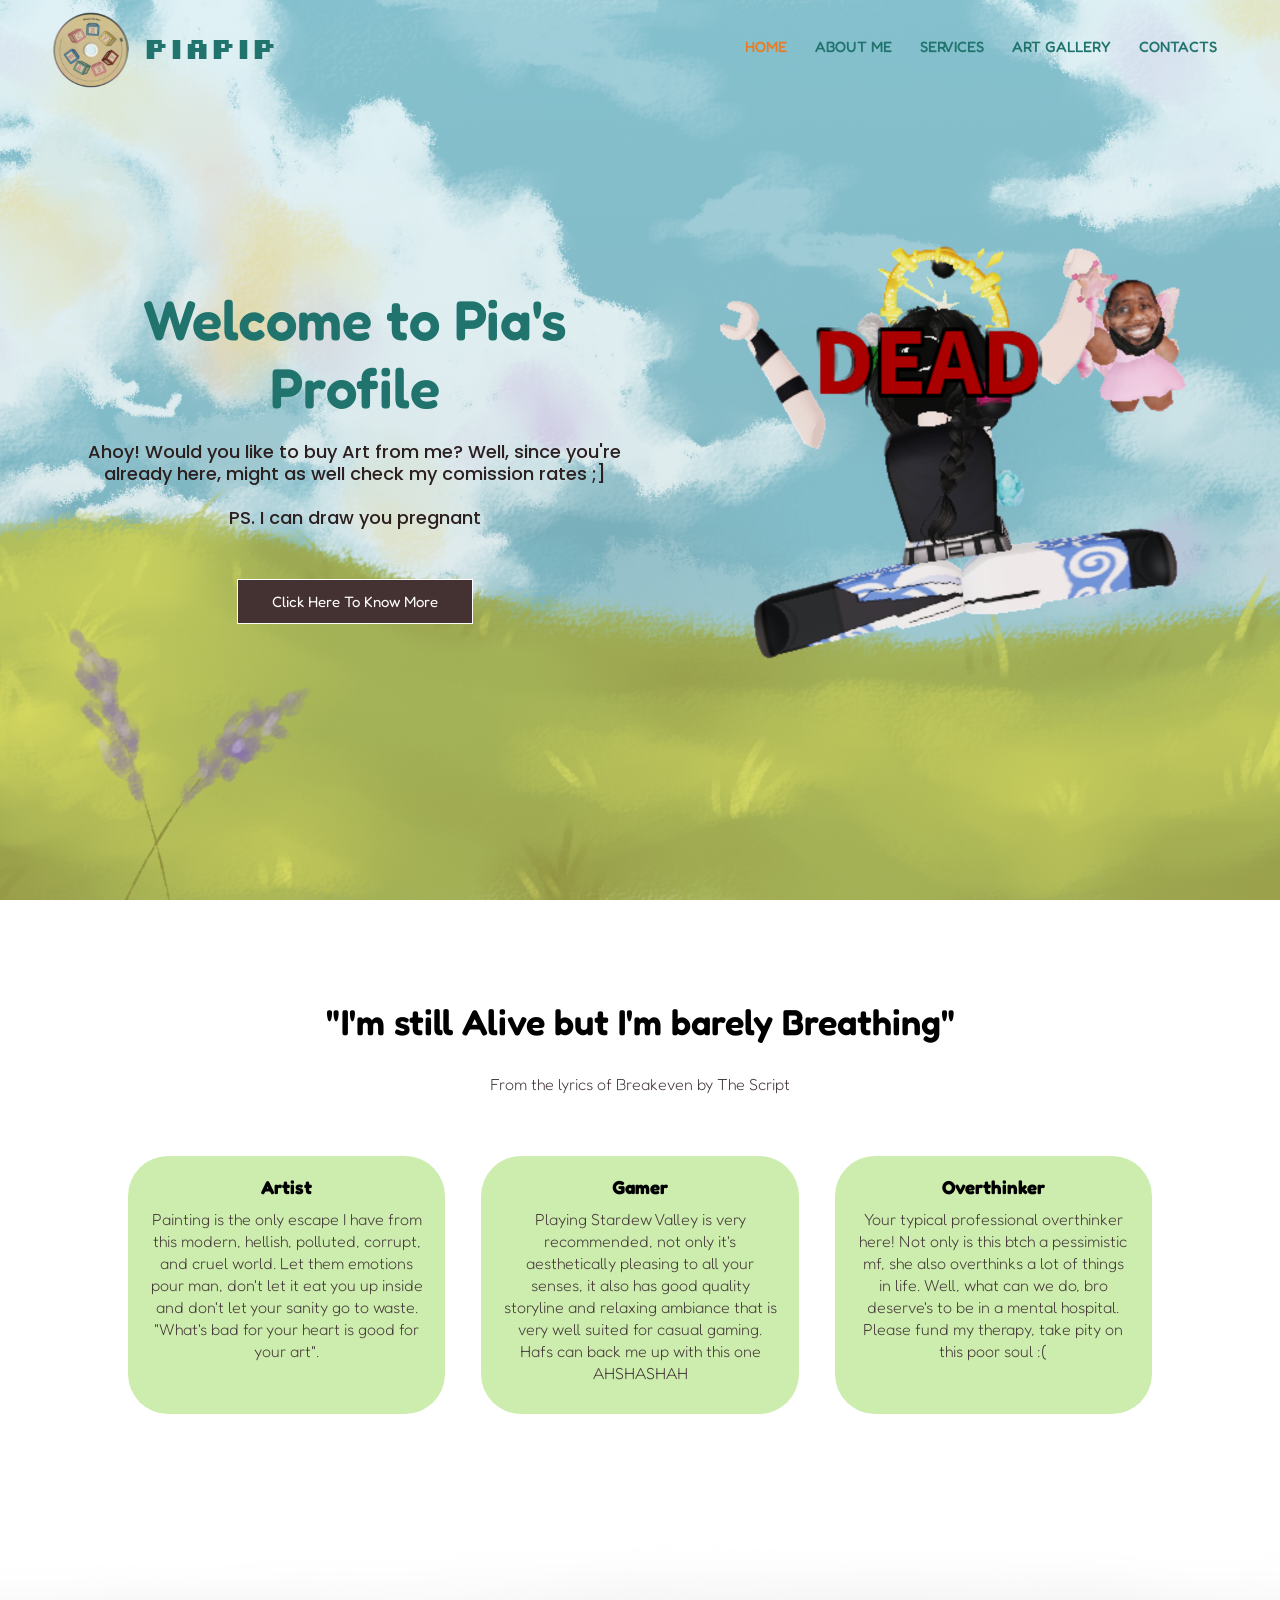
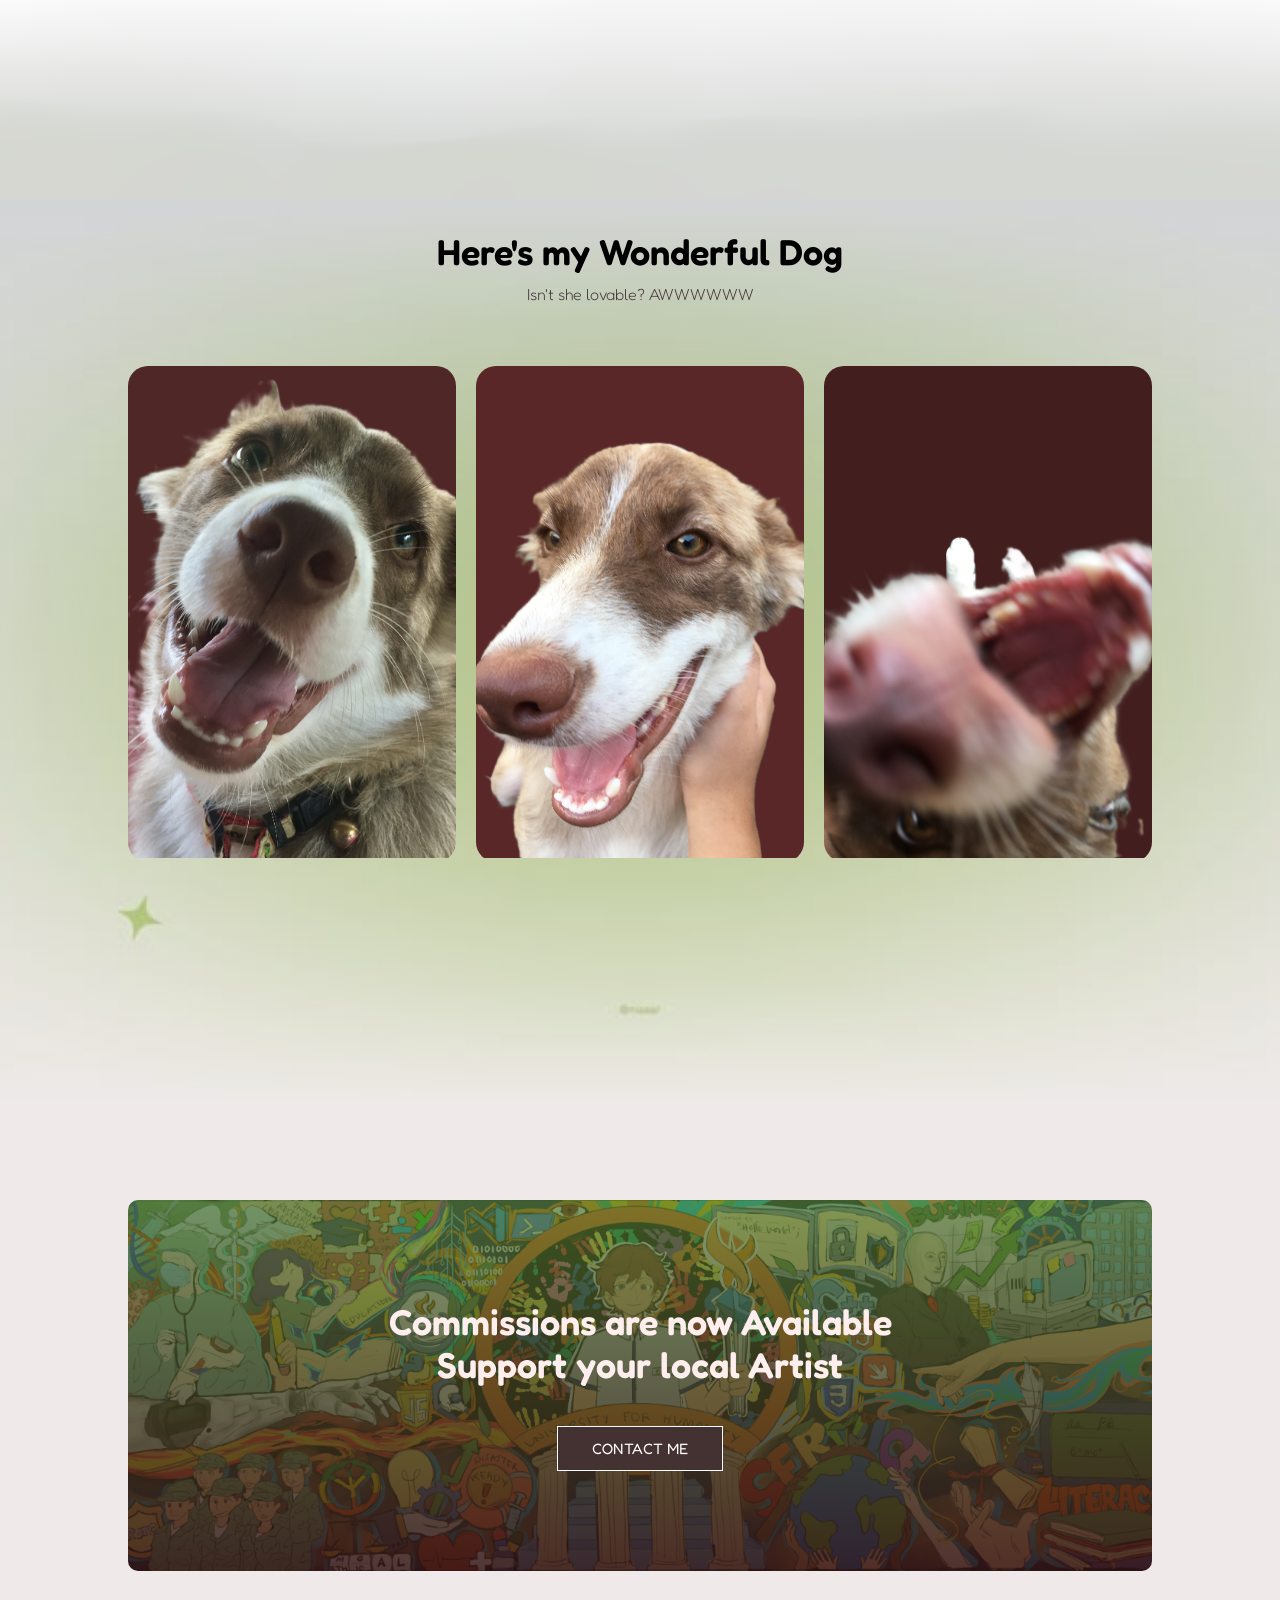
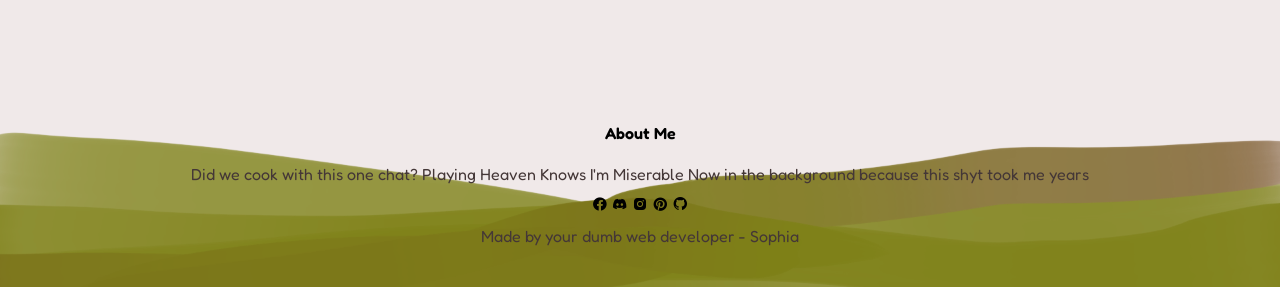
<file: index.html>
<!DOCTYPE html>
<html lang="en">
<head>
    <meta charset="UTF-8">
    <meta name="viewport" content="width=device-width, initial-scale=1.0">
    
    <!--ICONS-->
    <link href='https://unpkg.com/boxicons@2.1.4/css/boxicons.min.css' rel='stylesheet'>

    <!--THIS IS THE FAVICON FOR THE WEBSITE-->
    <link rel="icon" type="image/png" href="images/favicon.png">
    <title>Pia's Profile</title>
    <link rel="stylesheet" href="style.css"> 

    <!--FREDOKA FONT-->
    <link rel="preconnect" href="https://fonts.googleapis.com">
    <link rel="preconnect" href="https://fonts.gstatic.com" crossorigin>
    <link href="https://fonts.googleapis.com/css2?family=Fredoka:wght@300..700&family=Poppins&display=swap" rel="stylesheet">

    <!--POPPINS FONT-->
    <link rel="preconnect" href="https://fonts.googleapis.com">
    <link rel="preconnect" href="https://fonts.gstatic.com" crossorigin>
    <link href="https://fonts.googleapis.com/css2?family=Poppins:wght@200;300;400;600;700&display=swap" rel="stylesheet">

    <!--SILKSCREEN STATIC FONT-->
    <link rel="preconnect" href="https://fonts.googleapis.com">
    <link rel="preconnect" href="https://fonts.gstatic.com" crossorigin>
    <link href="https://fonts.googleapis.com/css2?family=Silkscreen:wght@400;700&display=swap" rel="stylesheet">
</head>

<body>
 <!-- home -->
  <section>
    <div class="header">
        <nav>
            <a href="index.html"> <img src="images/favicon.png"> </a>
            <div class="logo">
                    <h2>PIAPIP</h2>
            </div>
            <div class="nav-links" id="navLinks">
                <i class='bx bx-x' onclick="hideMenu()"></i>
                <ul>
                    <li>
                        <a href="index.html" class="active">HOME</a>
                    </li>
                    <li>
                        <a href="about.html">ABOUT ME</a>
                    </li>
                    <li>
                        <a href="services.html">SERVICES</a>
                    </li>
                    <li>
                        <a href="art.html">ART GALLERY</a>
                    </li>
                    <li>
                        <a href="contacts.html">CONTACTS</a>
                    </li>
                </ul>
            </div>
            <i class='bx bx-menu' onclick="showMenu()"></i>
        </nav>

        <div class="text">
         <div class="text-box">
             <h1>Welcome to Pia's Profile</h1>
            <p>Ahoy! Would you like to buy Art from me? Well, since you're already here, might as well check my comission rates ;]<br> <br> PS. I can draw you pregnant</p>
            <a href="about.html" class="button1">Click Here To Know More</a>
            
            </div>
            <div>
            <img class="dead" src="images/dead.png" alt="dead roblox avatar">
            </div>
    
        </div>

    
       
    </div>

</section>

 <!-- description -->

 <section class="description">
    <div class="desc">
    <div><h1>"I'm still Alive but I'm barely Breathing" </h1> <br>
    <p>From the lyrics of Breakeven by The Script</p>
    </div>

    <div class="row">
        <div class="desc-col">
            <h3>Artist</h3>
            <p>Painting is the only escape I have from this modern, hellish, polluted, corrupt, and cruel world. Let them emotions pour man, don't let it eat you up inside and don't let your sanity go to waste. "What's bad for your heart is good for your art".</p>
        </div>
        <div class="desc-col">
            <h3>Gamer</h3>
            <p>Playing Stardew Valley is very recommended, not only it's aesthetically pleasing to all your senses, it also has good quality storyline and relaxing ambiance that is very well suited for casual gaming. Hafs can back me up with this one AHSHASHAH</p>
        </div>
        <div class="desc-col">
            <h3>Overthinker</h3>
            <p>Your typical professional overthinker here! Not only is this btch a pessimistic mf, she also overthinks a lot of things in life. Well, what can we do, bro deserve's to be in a mental hospital. Please fund my therapy, take pity on this poor soul :(</p>
        </div>
       
    </div>
    </div>
 </section>

<!--DOG-->
<section class="doggy">
    <div class="dog">
    <h1>Here's my Wonderful Dog</h1>
    <p>Isn't she lovable? AWWWWWW </p>

    <div class="row">
        <div class="dog-col">
            <img src="images/choco2.jpg">
            <div class="layer">
                <h3>6 MTHS</h3>
            </div>
        </div>
        <div class="dog-col">
            <img src="images/choco1.JPG">
            <div class="layer">
                <h3>1 YR</h3>
            </div>
        </div>
        <div class="dog-col">
            <img src="images/choco3.JPG">
            <div class="layer">
                <h3>2 YRS</h3>
            </div>
        </div>
    </div>
    </div>

</section>

<!--comms-->
<section class="commish">
    <div class="comms">
    <h1>Commissions are now Available<br>Support your local Artist</h1>
    <a href="/contacts.html" class="button1">CONTACT ME</a>
    </div>
</section>

<!--footer-->
<section class="foot">
    <div class="footer">
    <h4>About Me</h4>
    <p>Did we cook with this one chat? Playing Heaven Knows I'm Miserable Now in the background because this shyt took me years</p>
    <div class="socials">
        <i class='bx bxl-facebook-circle'></i>
        <i class='bx bxl-discord-alt'></i>
        <i class='bx bxl-instagram-alt' ></i>
        <i class='bx bxl-pinterest' ></i>
        <i class='bx bxl-github'></i>
    </div>
    <p>Made by your dumb web developer - Sophia</p>
</div>
</section>




 <!--JavaScript for menu button-->
 <script>
    var navLinks = document.getElementById("navLinks");

    function showMenu(){
        navLinks.style.right = "0";
    }
    function hideMenu(){
        navLinks.style.right = "-200px";
    }

 </script>
</body>
</html>
</file>
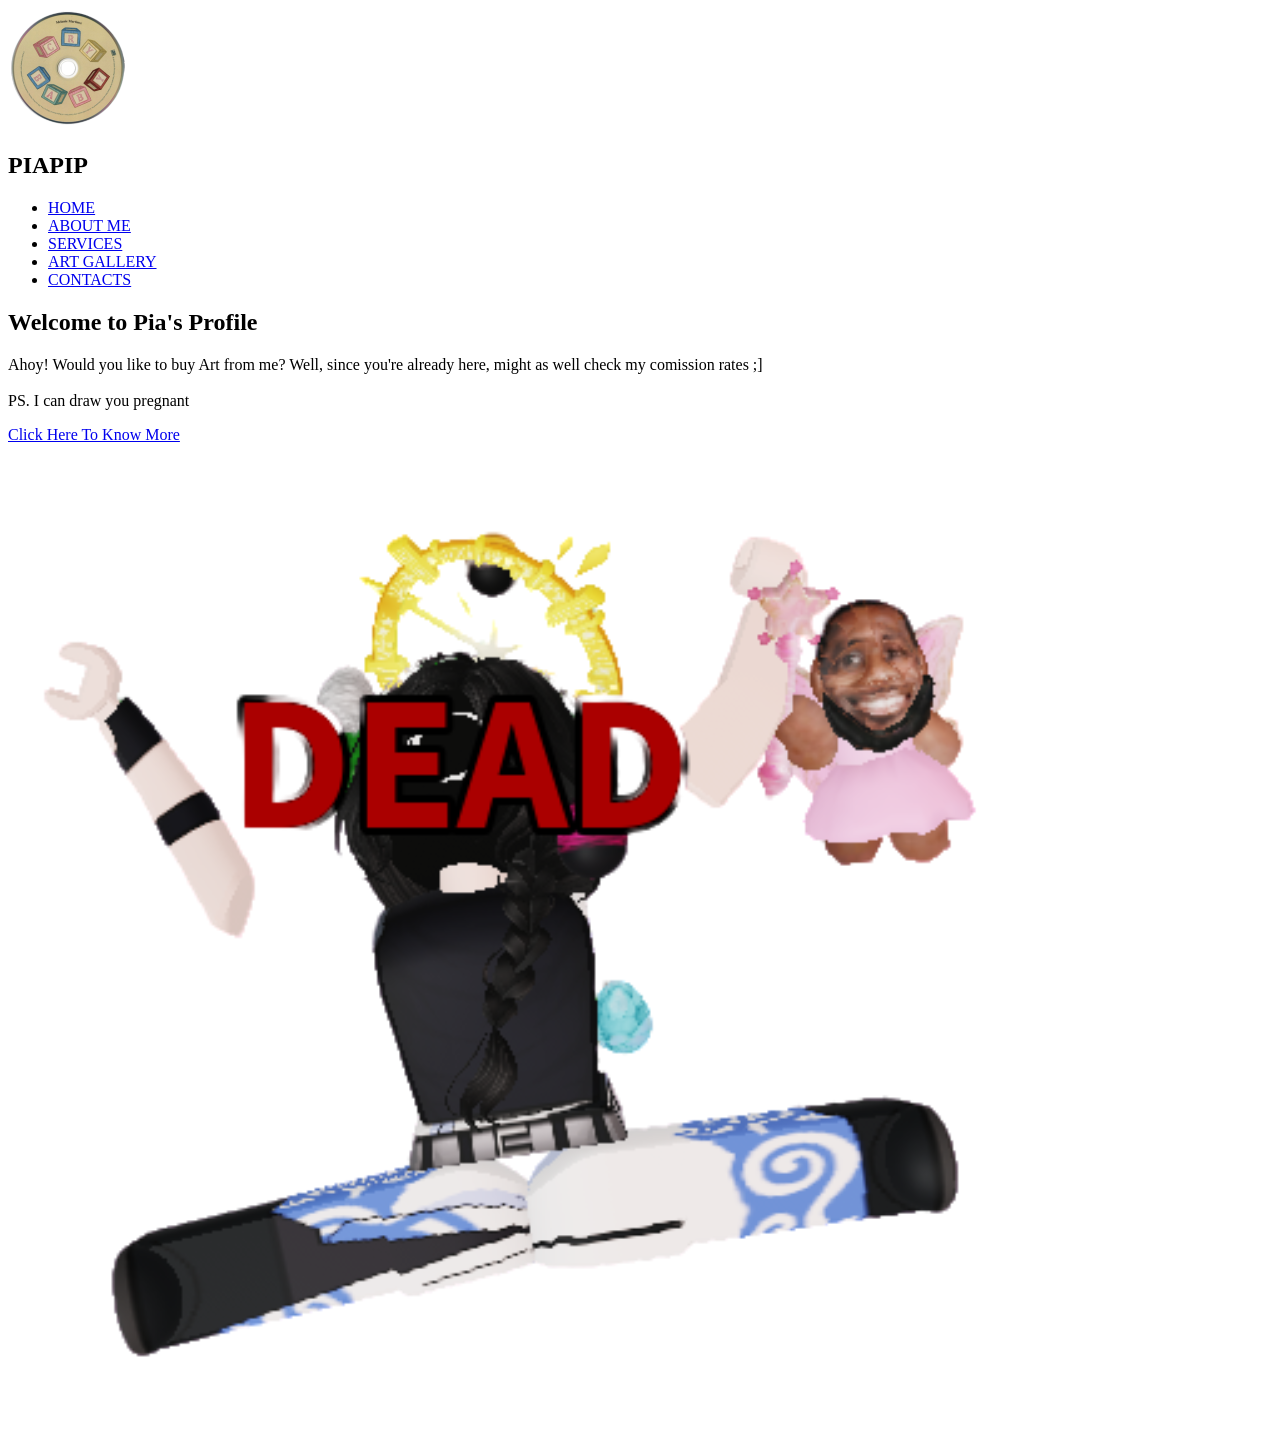
<file: about.html>
<!DOCTYPE html>
<html lang="en">
<head>
    <meta charset="UTF-8">
    <meta name="viewport" content="width=device-width, initial-scale=1.0">
    <title>About Me</title>
</head>
<body>
    <section>
    <div class="header">
        <nav>
            <a href="index.html"> <img src="images/favicon.png"> </a>
            <div class="logo">
                    <h2>PIAPIP</h2>
            </div>
            <div class="nav-links" id="navLinks">
                <i class='bx bx-x' onclick="hideMenu()"></i>
                <ul>
                    <li>
                        <a href="index.html" class="active">HOME</a>
                    </li>
                    <li>
                        <a href="about.html">ABOUT ME</a>
                    </li>
                    <li>
                        <a href="services.html">SERVICES</a>
                    </li>
                    <li>
                        <a href="art.html">ART GALLERY</a>
                    </li>
                    <li>
                        <a href="contacts.html">CONTACTS</a>
                    </li>
                </ul>
            </div>
            <i class='bx bx-menu' onclick="showMenu()"></i>
        </nav>

        <div class="text">
         <div class="text-box">
             <h1>Welcome to Pia's Profile</h1>
            <p>Ahoy! Would you like to buy Art from me? Well, since you're already here, might as well check my comission rates ;]<br> <br> PS. I can draw you pregnant</p>
            <a href="about.html" class="button1">Click Here To Know More</a>
            
            </div>
            <div>
            <img class="dead" src="images/dead.png" alt="dead roblox avatar">
            </div>
    
        </div>

    
       
    </div>

</section>
</body>
</html>
</file>
<file: style.css>
*{
    margin: 0;
    padding: 0;
    font-family: "Fredoka", sans-serif;
}
body{
    background-color: #f0e9e9;
}
.header{
    min-height: 100vh;
    width: 100%;
    background-image: linear-gradient(rgba(193, 213, 218, 0.267),#beb2a846),url(images/backgroundweb.png);
    background-position: center;
    background-size: cover;
    background-repeat: no-repeat;
    position: relative;
}

nav{
    display: flex;
    padding: 0% 4%;
    justify-content: space-between;
    align-items: center;
}
nav img{
    width: 80px;
    padding-top: 10px;
    
}
.logo h2{
    flex: 0;
    display: inline-block;
    color:rgb(33, 116, 109);
    padding: 8px 12px;
    position: relative;
    font-size: 30px;
    font-family: "Silkscreen", sans-serif;
}

.nav-links{
    flex: 1;
    text-align: right;
}
.nav-links ul li{
    list-style: none;
    display: inline-block;
    padding: 8px 12px;
    position: relative;
}
.nav-links ul li a{
    color:rgb(33, 116, 109);
    text-decoration: none; 
    font-size: 15px;
    font-family: "Fredoka", sans-serif;
    font-weight: 500;
    transition: 0.3s;
}
.nav-links ul li a:hover,
.nav-links ul li a.active {
    color: #ec7b1f;
}
.nav-links ul li::after{
    content: '';
    width: 0%;
    height: 2px;
    background: #ec7b1f;
    display: block;
    margin: auto;
    transition: 0.5s;
}
.nav-links ul li:hover::after{
    width: 100%;
}

.text{
    position: relative;
     width: 90%;
     height: 80vh;
     display: flex;
     justify-content: space-between;
     align-items: center;
}

.dead{
     width: 500px;
     padding-left: 10%;
}

.text-box{
    width: 60%;
    color:rgb(33, 116, 109);
    padding-left: 5%;
    text-align: center;
}

.text-box h1{
    font-family: "Fredoka", sans-serif;
    font-size: 56px;
    padding-left: 10px;
    padding-right: 10px;
}
.text-box p{
    margin: 10px 0 40px;
    font-size: 18px;
    font-weight: 500;
    font-family: "Poppins", sans-serif;
    color: #2b1f1f; 
}
.button1{
    display: inline-block;
    text-decoration: none;
    color:#fffdfd;
    border: 1px solid #fffefe;
    padding: 12px 34px;
    font-size: 15px;
    background: #443131;
    position: relative;
    cursor: pointer;
}
.button1:hover{
    border: 1px solid #64c0ac;
    background: #64c0ac;
    transition: 1s;
}

nav .bx{
    display: none;
}

 @media(max-width: 700px){
    .text-box h1{
        font-size: 20px;
    }
    .nav-links ul li{
        display: block;
    }
    .nav-links{
        position: absolute;
        background: #9ae4aa;
        height: 100vh;
        width: 200px;
        top: 0;
        right: -200;
        text-align: left;
        z-index: 2;
        transition: 1s;
    }
    nav .bx{
        display: block;
        color: #fff;
        margin: 10px;
        font-size: 22px;
        cursor: pointer;
    }
    .nav-links ul{
        padding: 30px;
    }
 
  
}
.description{
    min-height: 100vh;
    width: 100%;
    background-color: #fff;
    background-image: url(images/bg\ blue.png);
    background-position: bottom;
    background-size: cover;
    background-repeat: no-repeat;
    position: relative;

}

.desc{
    width: 80%;
    margin: auto;
    text-align: center;
    padding-top: 100px;
    padding-bottom: 100px;

}
h1{
    font-size: 36px;
    font-weight: 600;
}
p{
    color: #443737;
    font-size: 16px;
    font-weight: 300;
    line-height: 22px;
    padding: 10px;
    
}

.row{
    margin-top: 5%;
    display: flex;
    justify-content: space-between;
}
.desc-col{
    flex-basis: 31%;
    background: #97da597a;
    border-radius: 40px;
    margin-bottom: 5%;
    padding: 20px 12px;
    box-sizing: border-box;
    transition: 0.5s;
}
.desc-col:hover {
    box-shadow: 0 0 20px 0px #52772fb7;
}

@media(max-width: 700px){
    .row{
        flex-direction: column;
    }
}

.doggy{
    min-height: 100vh;
    width: 100%;
    background-image: linear-gradient(rgba(91, 100, 102, 0.267),#beb2a846),url(images/dog.jfif);
    background-position: center;
    background-size: cover;
    background-repeat: no-repeat;
    position: relative;
}
.dog{
    width: 80%;
    margin: auto;
    text-align: center;
    padding-top: 30px;
    padding-bottom: 90px;

}

.dog-col{
    flex-basis: 32%;
    border-radius: 20px;
    margin-bottom: 0;
    position: relative;
    overflow: hidden;
}

.dog-col img{
    width: 100%;
}
.layer{
    background: transparent;
    height: 100%;
    width: 100%;
    position: absolute;
    top: 0;
    left: 0;
    transition: 0.5s;
}
.layer:hover{
    background: #331515da;
}
.layer h3{
    width: 100%;
    font-weight: 500;
    color: #edeeba;
    font-size: 26px;
    position: absolute;
    bottom: 0;
    left: 50%;
    transform: translateX(-50%);
    opacity: 0;
    transition: 0.5s;
    padding-top: 50px;
}
.layer:hover h3{
    bottom: 49%;
    opacity: 1;
}

.comms{
    margin: 100px auto;
    width: 80%;
    background-image: linear-gradient(#52772fb7, #331515da), url(images/mur.png);
    background-position: center;
    background-size: cover;
    border-radius: 10px;
    text-align: center;
    padding: 100px 0;
}
.comms h1{
    color: #ffeeee;
    margin-bottom: 40px;
    padding: 10;
}

@media(max-width: 700px){
    .comms h1{
        font-size: 24px;
    }
}
.foot{
    width: 100%;
    background-image: url(images/bg\ green.png);
    background-position: bottom;
    background-size: cover;
    background-repeat: no-repeat;
    position: relative;
    padding-top: 20px;
}
.footer{
    width: 100%;
    text-align: center;
    padding: 30px 0;
}
.footer h4{
    margin-bottom: 10px;
    margin-top: 2px;
    font-weight: 600;
}
.footer p{
    font-weight: 400;
}
</file>
